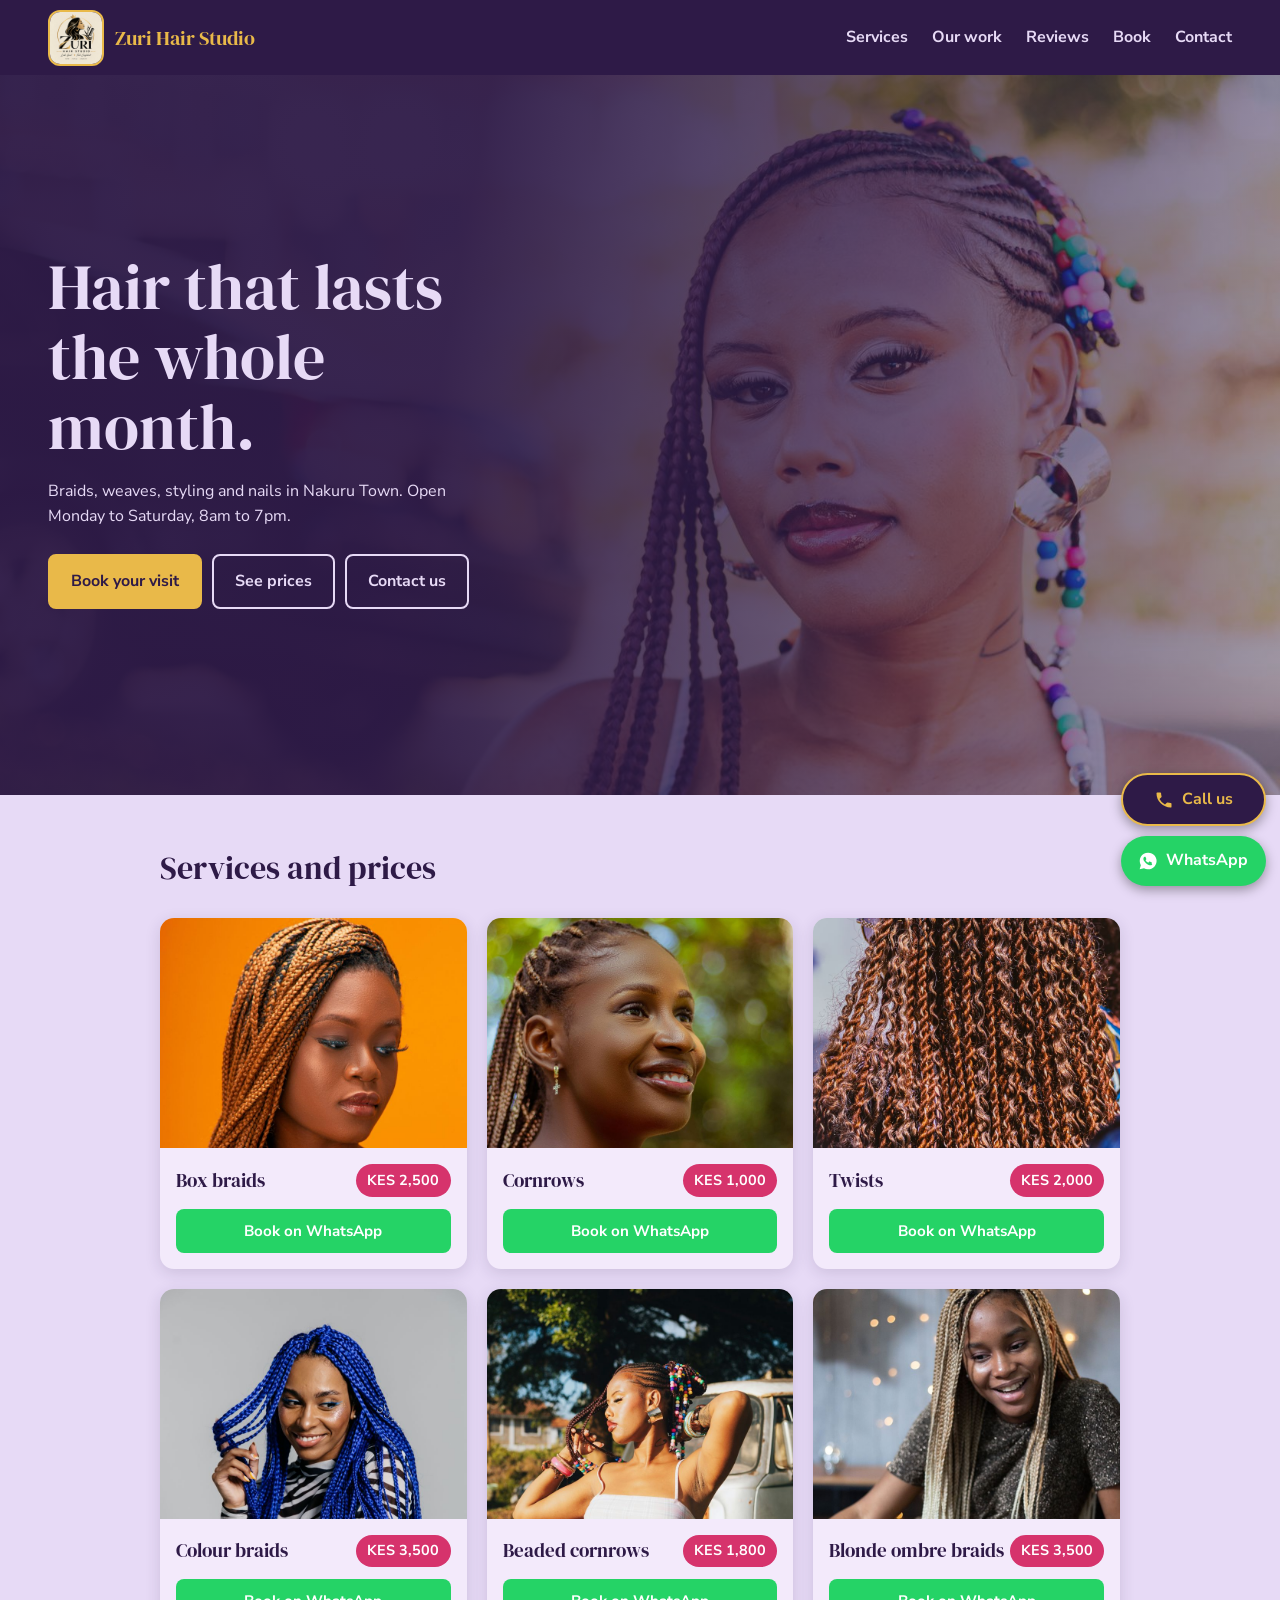
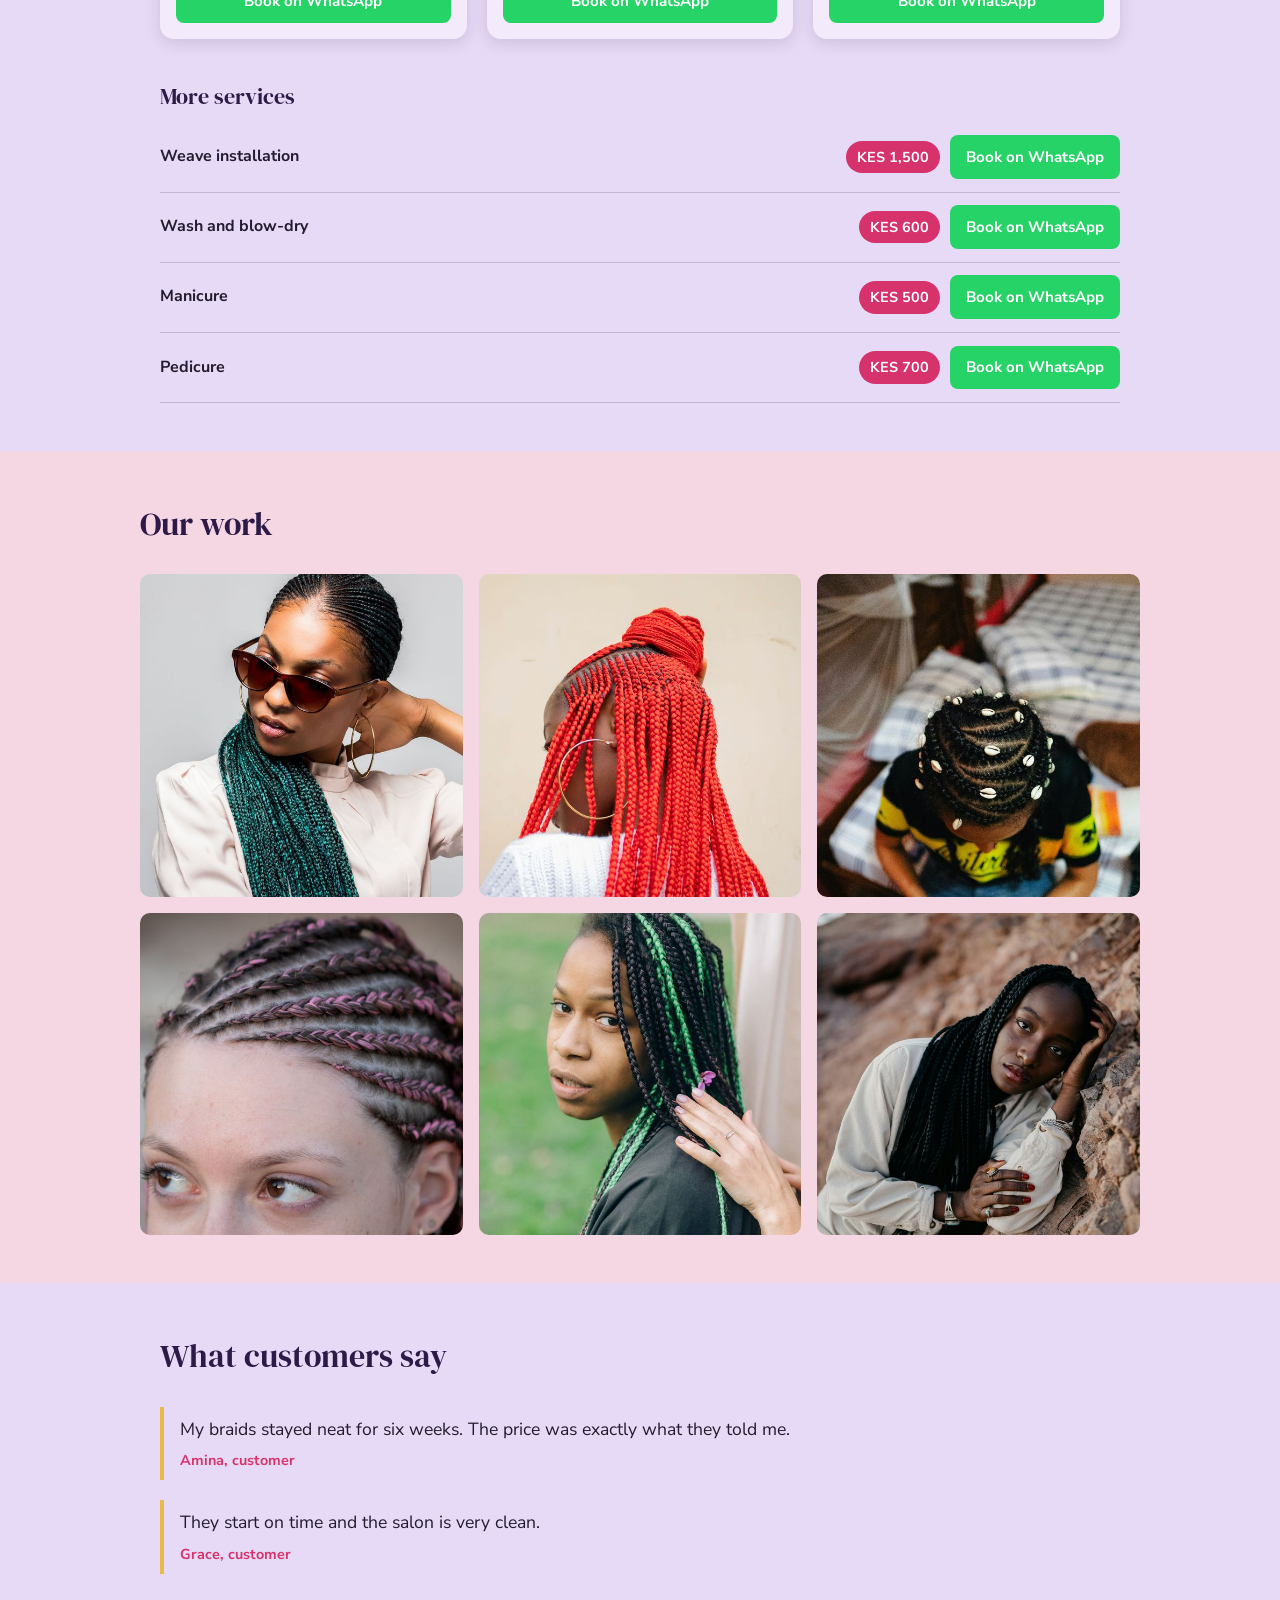
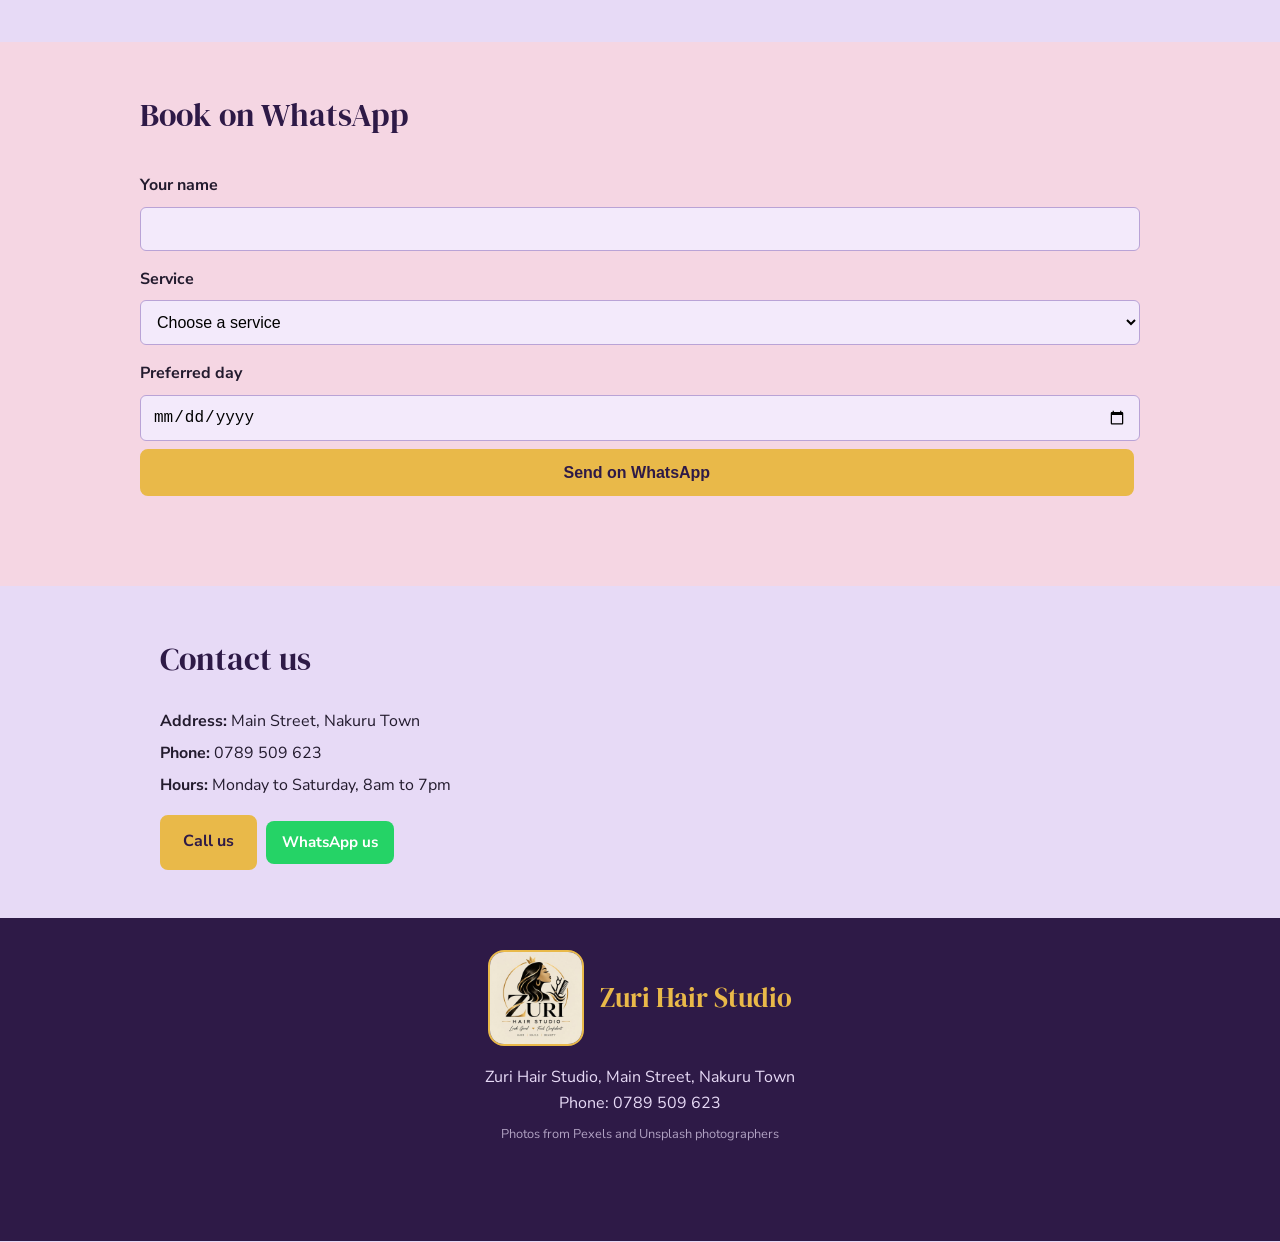
<file: index.html>
<!DOCTYPE html>
<html lang="en">
<head>
  <meta charset="UTF-8">
  <meta name="viewport" content="width=device-width, initial-scale=1.0">
  <title>Zuri Hair Studio | Braids, Styling and Nails in Nakuru Town</title>
  <meta name="description" content="Zuri Hair Studio, Main Street, Nakuru Town. Braids, twists, cornrows, weaves and nails. Book on WhatsApp.">
  <link rel="icon" type="image/png" href="images/favicon.png">
  <link rel="apple-touch-icon" href="images/apple-touch-icon.png">
  <link rel="preconnect" href="https://fonts.googleapis.com">
  <link rel="preconnect" href="https://fonts.gstatic.com" crossorigin>
  <link href="https://fonts.googleapis.com/css2?family=DM+Serif+Display&family=Nunito+Sans:wght@400;700&display=swap" rel="stylesheet">
  <link rel="stylesheet" href="styles.css?v=2">
</head>
<body>

  <!-- 1. HEADER with logo -->
  <header class="site-header">
    <a href="#home" class="brand" aria-label="Zuri Hair Studio home"><img src="images/logo.jpg" alt="Zuri Hair Studio logo" class="logo" width="56" height="56"><span class="brand-name">Zuri Hair Studio</span></a>
    <button class="menu-btn" id="menuBtn" aria-label="Open menu">Menu</button>
    <nav id="nav" class="nav">
      <a href="#services">Services</a>
      <a href="#gallery">Our work</a>
      <a href="#reviews">Reviews</a>
      <a href="#book">Book</a>
      <a href="#contact">Contact</a>
    </nav>
  </header>

  <main>
    <!-- 2. HERO: the full photo shows on phones, text sits on top on laptops -->
    <section class="hero" id="home">
      <picture>
        <source media="(max-width: 767px)" srcset="images/hero-mobile.jpg">
        <img src="images/hero.jpg" alt="Beaded cornrows hairstyle" class="hero-img">
      </picture>
      <div class="hero-text">
        <h1>Hair that lasts the whole month.</h1>
        <p>Braids, weaves, styling and nails in Nakuru Town. Open Monday to Saturday, 8am to 7pm.</p>
        <a class="btn" href="#book">Book your visit</a>
        <a class="btn ghost" href="#services">See prices</a>
        <a class="btn ghost" href="#contact">Contact us</a>
      </div>
    </section>

    <!-- 3. SERVICES: photo, price and a WhatsApp booking button on every one -->
    <section class="section" id="services">
      <h2>Services and prices</h2>
      <div class="cards">
        <article class="card">
          <img src="images/box-braids.jpg" alt="Box braids" loading="lazy" onerror="this.onerror=null;this.src='images/placeholder.svg'">
          <div class="card-body"><h3>Box braids</h3><span class="price">KES 2,500</span></div>
          <div class="card-actions"><a class="btn-wa" href="https://wa.me/254789509623?text=Hello%20Zuri%20Hair%20Studio%2C%20I%20would%20like%20to%20book%20Box%20braids." target="_blank" rel="noopener">Book on WhatsApp</a></div>
        </article>
        <article class="card">
          <img src="images/cornrows.jpg" alt="Cornrows" loading="lazy" onerror="this.onerror=null;this.src='images/placeholder.svg'">
          <div class="card-body"><h3>Cornrows</h3><span class="price">KES 1,000</span></div>
          <div class="card-actions"><a class="btn-wa" href="https://wa.me/254789509623?text=Hello%20Zuri%20Hair%20Studio%2C%20I%20would%20like%20to%20book%20Cornrows." target="_blank" rel="noopener">Book on WhatsApp</a></div>
        </article>
        <article class="card">
          <img src="images/twists.jpg" alt="Twists" loading="lazy" onerror="this.onerror=null;this.src='images/placeholder.svg'">
          <div class="card-body"><h3>Twists</h3><span class="price">KES 2,000</span></div>
          <div class="card-actions"><a class="btn-wa" href="https://wa.me/254789509623?text=Hello%20Zuri%20Hair%20Studio%2C%20I%20would%20like%20to%20book%20Twists." target="_blank" rel="noopener">Book on WhatsApp</a></div>
        </article>
        <article class="card">
          <img src="images/colour-braids.jpg" alt="Colour braids" loading="lazy" onerror="this.onerror=null;this.src='images/placeholder.svg'">
          <div class="card-body"><h3>Colour braids</h3><span class="price">KES 3,500</span></div>
          <div class="card-actions"><a class="btn-wa" href="https://wa.me/254789509623?text=Hello%20Zuri%20Hair%20Studio%2C%20I%20would%20like%20to%20book%20Colour%20braids." target="_blank" rel="noopener">Book on WhatsApp</a></div>
        </article>
        <article class="card">
          <img src="images/beaded.jpg" alt="Beaded cornrows" loading="lazy" onerror="this.onerror=null;this.src='images/placeholder.svg'">
          <div class="card-body"><h3>Beaded cornrows</h3><span class="price">KES 1,800</span></div>
          <div class="card-actions"><a class="btn-wa" href="https://wa.me/254789509623?text=Hello%20Zuri%20Hair%20Studio%2C%20I%20would%20like%20to%20book%20Beaded%20cornrows." target="_blank" rel="noopener">Book on WhatsApp</a></div>
        </article>
        <article class="card">
          <img src="images/ombre.jpg" alt="Blonde ombre braids" loading="lazy" onerror="this.onerror=null;this.src='images/placeholder.svg'">
          <div class="card-body"><h3>Blonde ombre braids</h3><span class="price">KES 3,500</span></div>
          <div class="card-actions"><a class="btn-wa" href="https://wa.me/254789509623?text=Hello%20Zuri%20Hair%20Studio%2C%20I%20would%20like%20to%20book%20Blonde%20ombre%20braids." target="_blank" rel="noopener">Book on WhatsApp</a></div>
        </article>
      </div>
      <h3 class="more-title">More services</h3>
      <ul class="price-list">
        <li><span class="svc">Weave installation</span><span class="price">KES 1,500</span><a class="btn-wa" href="https://wa.me/254789509623?text=Hello%20Zuri%20Hair%20Studio%2C%20I%20would%20like%20to%20book%20Weave%20installation." target="_blank" rel="noopener">Book on WhatsApp</a></li>
        <li><span class="svc">Wash and blow-dry</span><span class="price">KES 600</span><a class="btn-wa" href="https://wa.me/254789509623?text=Hello%20Zuri%20Hair%20Studio%2C%20I%20would%20like%20to%20book%20Wash%20and%20blow-dry." target="_blank" rel="noopener">Book on WhatsApp</a></li>
        <li><span class="svc">Manicure</span><span class="price">KES 500</span><a class="btn-wa" href="https://wa.me/254789509623?text=Hello%20Zuri%20Hair%20Studio%2C%20I%20would%20like%20to%20book%20Manicure." target="_blank" rel="noopener">Book on WhatsApp</a></li>
        <li><span class="svc">Pedicure</span><span class="price">KES 700</span><a class="btn-wa" href="https://wa.me/254789509623?text=Hello%20Zuri%20Hair%20Studio%2C%20I%20would%20like%20to%20book%20Pedicure." target="_blank" rel="noopener">Book on WhatsApp</a></li>
      </ul>
    </section>

    <!-- 4. GALLERY -->
    <section class="section alt" id="gallery">
      <h2>Our work</h2>
      <div class="gallery">
        <img src="images/g1.jpg" alt="Braided hairstyle 1" loading="lazy" onerror="this.onerror=null;this.src='images/placeholder.svg'">
        <img src="images/g2.jpg" alt="Braided hairstyle 2" loading="lazy" onerror="this.onerror=null;this.src='images/placeholder.svg'">
        <img src="images/g3.jpg" alt="Braided hairstyle 3" loading="lazy" onerror="this.onerror=null;this.src='images/placeholder.svg'">
        <img src="images/g4.jpg" alt="Braided hairstyle 4" loading="lazy" onerror="this.onerror=null;this.src='images/placeholder.svg'">
        <img src="images/g5.jpg" alt="Braided hairstyle 5" loading="lazy" onerror="this.onerror=null;this.src='images/placeholder.svg'">
        <img src="images/g6.jpg" alt="Braided hairstyle 6" loading="lazy" onerror="this.onerror=null;this.src='images/placeholder.svg'">
      </div>
    </section>

    <!-- 5. REVIEWS -->
    <section class="section" id="reviews">
      <h2>What customers say</h2>
      <blockquote>My braids stayed neat for six weeks. The price was exactly what they told me.<cite>Amina, customer</cite></blockquote>
      <blockquote>They start on time and the salon is very clean.<cite>Grace, customer</cite></blockquote>
    </section>

    <!-- 6. BOOKING FORM -->
    <section class="section alt" id="book">
      <h2>Book on WhatsApp</h2>
      <form id="bookForm">
        <label for="name">Your name</label>
        <input type="text" id="name" required>
        <label for="service">Service</label>
        <select id="service" required>
          <option value="">Choose a service</option>
          <option>Box braids</option>
          <option>Cornrows</option>
          <option>Twists</option>
          <option>Colour braids</option>
          <option>Beaded cornrows</option>
          <option>Blonde ombre braids</option>
          <option>Weave installation</option>
          <option>Wash and blow-dry</option>
          <option>Manicure</option>
          <option>Pedicure</option>
        </select>
        <label for="date">Preferred day</label>
        <input type="date" id="date" required>
        <button type="submit" class="btn">Send on WhatsApp</button>
        <p id="formMsg" role="status"></p>
      </form>
    </section>

    <!-- 7. CONTACT -->
    <section class="section" id="contact">
      <h2>Contact us</h2>
      <p class="contact-line"><strong>Address:</strong> Main Street, Nakuru Town</p>
      <p class="contact-line"><strong>Phone:</strong> 0789 509 623</p>
      <p class="contact-line"><strong>Hours:</strong> Monday to Saturday, 8am to 7pm</p>
      <p class="contact-actions">
        <a class="btn" href="tel:+254789509623">Call us</a>
        <a class="btn-wa" href="https://wa.me/254789509623" target="_blank" rel="noopener">WhatsApp us</a>
      </p>
    </section>
  </main>

  <!-- 8. FOOTER with logo -->
  <footer class="site-footer">
    <div class="footer-brand"><img src="images/logo.jpg" alt="Zuri Hair Studio logo" class="footer-logo" width="96" height="96" loading="lazy"><span class="brand-name">Zuri Hair Studio</span></div>
    <p>Zuri Hair Studio, Main Street, Nakuru Town</p>
    <p>Phone: 0789 509 623</p>
    <p class="credit">Photos from Pexels and Unsplash photographers</p>
  </footer>

  <!-- 9. FLOATING BUTTONS -->
  <div class="float-btns" style="position:fixed;right:14px;bottom:14px;display:flex;flex-direction:column;gap:10px;z-index:9999">
    <a class="fab call" href="tel:+254789509623" aria-label="Call Zuri Hair Studio"><svg viewBox="0 0 24 24" width="20" height="20" fill="currentColor" aria-hidden="true"><path d="M6.6 10.8a15 15 0 006.6 6.6l2.2-2.2a1 1 0 011-.25c1.1.37 2.3.57 3.6.57a1 1 0 011 1V20a1 1 0 01-1 1A17 17 0 013 4a1 1 0 011-1h3.5a1 1 0 011 1c0 1.25.2 2.45.57 3.58a1 1 0 01-.25 1l-2.2 2.2z"/></svg><span>Call us</span></a>
    <a class="fab wa" href="https://wa.me/254789509623?text=Hello%20Zuri%20Hair%20Studio%2C%20I%20would%20like%20to%20ask%20about%20your%20services." target="_blank" rel="noopener" aria-label="WhatsApp Zuri Hair Studio"><svg viewBox="0 0 24 24" width="20" height="20" fill="currentColor" aria-hidden="true"><path d="M12 2a10 10 0 00-8.6 15L2 22l5.2-1.4A10 10 0 1012 2zm5.2 13.9c-.2.6-1.300 1.200-1.800 1.200-.5.100-1 .2-3.300-.7a11 11 0 01-4.500-4c-.3-.5-1.100-1.600-1.100-2.900s.7-1.900.9-2.200a1 1 0 01.7-.3h.5c.2 0 .4 0 .6.500l.8 2c.1.200.1.300 0 .5l-.4.600-.3.300c-.1.100-.3.300-.1.600a7 7 0 002.700 2.400c.3.100.5.100.7-.1l.9-1.100c.2-.2.400-.2.600-.1l2 1c.3.100.5.200.5.300 0 .2 0 .8-.2 1.300z"/></svg><span>WhatsApp</span></a>
  </div>

  <script src="script.js?v=2"></script>
</body>
</html>
</file>
<file: styles.css>
/* 1. COLOURS (change them here and the whole site changes) */
:root {
  --plum: #2e1a47;      /* dark purple: header, hero, footer */
  --pink: #d6336c;
  --gold: #e9b949;
  --cream: #e7daf6;   /* page colour: soft lilac */
  --sand: #f5d6e3;    /* alternate sections: soft blush */
  --ivory: #f3eafb;   /* cards and form fields: pale lilac */
  --text: #231b2e;
}
* { box-sizing: border-box; margin: 0; padding: 0; }
html { scroll-behavior: smooth; scroll-padding-top: 84px; }
body { font-family: "Nunito Sans", Arial, sans-serif; color: var(--text); background: var(--cream); line-height: 1.6; }
h1, h2, h3 { font-family: "DM Serif Display", Georgia, serif; font-weight: 400; }
img { display: block; max-width: 100%; }

/* 2. HEADER */
.site-header { display: flex; justify-content: space-between; align-items: center; flex-wrap: wrap; padding: .6rem 1.25rem; background: var(--plum); position: sticky; top: 0; z-index: 10; }
.brand { display: flex; align-items: center; gap: .7rem; text-decoration: none; }
.brand-name { font-family: "DM Serif Display", Georgia, serif; color: var(--gold); font-size: 1.25rem; line-height: 1.1; }
.logo { width: 56px; height: 56px; border-radius: 12px; border: 2px solid var(--gold); }
.menu-btn { background: none; border: 1px solid var(--gold); color: var(--gold); padding: .5rem 1rem; border-radius: 6px; font-size: 1rem; }
.nav { display: none; width: 100%; flex-direction: column; gap: .9rem; padding: 1rem 0 .5rem; }
.nav.open { display: flex; }
.nav a { color: var(--cream); text-decoration: none; font-weight: 700; }
.nav a:hover, .nav a:focus { color: var(--gold); }

/* 3. HERO (phone first: whole photo on top, text underneath) */
.hero { background: var(--plum); color: var(--cream); }
.hero-img { width: 100%; height: auto; aspect-ratio: 4 / 3; object-fit: cover; }
.hero-text { padding: 1.75rem 1.25rem 2.25rem; }
.hero h1 { font-size: 2.3rem; line-height: 1.1; max-width: 14ch; }
.hero p { margin: 1rem 0 1.5rem; max-width: 40ch; }

/* 4. BUTTONS */
.btn { display: inline-block; background: var(--gold); color: var(--plum); padding: .8rem 1.3rem; border: 2px solid var(--gold); border-radius: 8px; font-weight: 700; font-size: 1rem; text-decoration: none; cursor: pointer; margin: 0 .4rem .6rem 0; }
.btn:hover, .btn:focus { background: var(--cream); border-color: var(--cream); }
.btn.ghost { background: transparent; color: var(--cream); border-color: var(--cream); }
.btn.ghost:hover, .btn.ghost:focus { background: var(--cream); color: var(--plum); }
.btn-wa { display: inline-block; background: #25d366; color: #fff; padding: .6rem 1rem; border-radius: 8px; font-weight: 700; font-size: .95rem; text-decoration: none; }
.btn-wa:hover, .btn-wa:focus { background: #1da851; }

/* 5. SECTIONS */
.section { padding: 3rem 1.25rem; max-width: 1000px; margin: 0 auto; }
.section h2 { font-size: 2rem; margin-bottom: 1.5rem; color: var(--plum); }
.alt { max-width: none; background: var(--sand); }
.alt > * { max-width: 1000px; margin-left: auto; margin-right: auto; }

/* 6. SERVICE CARDS */
.cards { display: grid; grid-template-columns: 1fr; gap: 1.25rem; }
.card { background: var(--ivory); border-radius: 14px; overflow: hidden; box-shadow: 0 4px 16px rgba(46,26,71,.14); }
.card img { width: 100%; aspect-ratio: 4 / 3; object-fit: cover; }
.card-body { display: flex; justify-content: space-between; align-items: center; padding: 1rem 1rem .5rem; }
.card-body h3 { font-size: 1.2rem; color: var(--plum); }
.card-actions { padding: .25rem 1rem 1rem; }
.card-actions .btn-wa { display: block; text-align: center; }
.price { background: var(--pink); color: #fff; font-weight: 700; padding: .3rem .7rem; border-radius: 20px; font-size: .9rem; white-space: nowrap; }
.more-title { font-size: 1.4rem; color: var(--plum); margin: 2.5rem 0 .5rem; }
.price-list { list-style: none; }
.price-list li { display: flex; flex-wrap: wrap; align-items: center; gap: .6rem; padding: .8rem 0; border-bottom: 1px solid rgba(46,26,71,.2); }
.price-list .svc { flex: 1 1 8rem; font-weight: 700; }

/* 7. GALLERY, REVIEWS */
.gallery { display: grid; grid-template-columns: repeat(2, 1fr); gap: .75rem; }
.gallery img { width: 100%; aspect-ratio: 1 / 1; object-fit: cover; border-radius: 10px; }
blockquote { border-left: 4px solid var(--gold); padding: .5rem 1rem; margin-bottom: 1.25rem; font-size: 1.1rem; }
cite { display: block; margin-top: .4rem; font-size: .9rem; color: var(--pink); font-style: normal; font-weight: 700; }

/* 8. FORM AND CONTACT */
form { display: grid; gap: .5rem; max-width: 520px; }
label { font-weight: 700; margin-top: .5rem; }
input, select { padding: .75rem; font-size: 1rem; background: var(--ivory); border: 1px solid #b9a3d6; border-radius: 6px; }
#formMsg { color: var(--pink); min-height: 1.5rem; }
.contact-line { margin-bottom: .4rem; }
.contact-actions { margin-top: 1rem; display: flex; flex-wrap: wrap; gap: .6rem; align-items: center; }
.contact-actions .btn { margin: 0; }

/* 9. FOOTER */
.site-footer { background: var(--plum); color: var(--cream); padding: 2rem 1.25rem 6rem; text-align: center; }
.footer-brand { display: flex; align-items: center; justify-content: center; gap: 1rem; margin-bottom: 1.2rem; }
.footer-brand .brand-name { font-size: 1.7rem; text-align: left; }
.footer-logo { width: 96px; height: 96px; margin: 0; border-radius: 16px; border: 2px solid var(--gold); }
.credit { font-size: .8rem; opacity: .7; margin-top: .5rem; }

/* 10. FLOATING CALL AND WHATSAPP BUTTONS */
.float-btns { position: fixed; right: .9rem; bottom: .9rem; display: flex; flex-direction: column; gap: .6rem; z-index: 20; }
.fab { display: flex; align-items: center; justify-content: center; gap: .5rem; padding: .75rem 1.1rem; border-radius: 30px; font-weight: 700; text-decoration: none; color: #fff; box-shadow: 0 4px 12px rgba(0,0,0,.35); }
.fab.call { background: var(--plum); border: 2px solid var(--gold); color: var(--gold); }
.fab.wa { background: #25d366; }
.fab svg { flex: none; }

/* 11. LAPTOP AND BIGGER (photo becomes the background, text on top) */
@media (min-width: 768px) {
  .site-header { padding: .6rem 3rem; }
  .menu-btn { display: none; }
  .nav { display: flex; flex-direction: row; width: auto; padding: 0; gap: 1.5rem; }
  .hero { position: relative; min-height: 80vh; display: flex; align-items: center; overflow: hidden; }
  .hero-img { position: absolute; inset: 0; width: 100%; height: 100%; aspect-ratio: auto; object-position: right center; }
  .hero::after { content: ""; position: absolute; inset: 0; background: linear-gradient(100deg, rgba(46,26,71,.95) 35%, rgba(46,26,71,.4)); }
  .hero-text { position: relative; z-index: 1; padding: 4rem 3rem; max-width: 38rem; }
  .hero h1 { font-size: 4rem; }
  .cards { grid-template-columns: repeat(3, 1fr); }
  .gallery { grid-template-columns: repeat(3, 1fr); gap: 1rem; }
}
</file>
